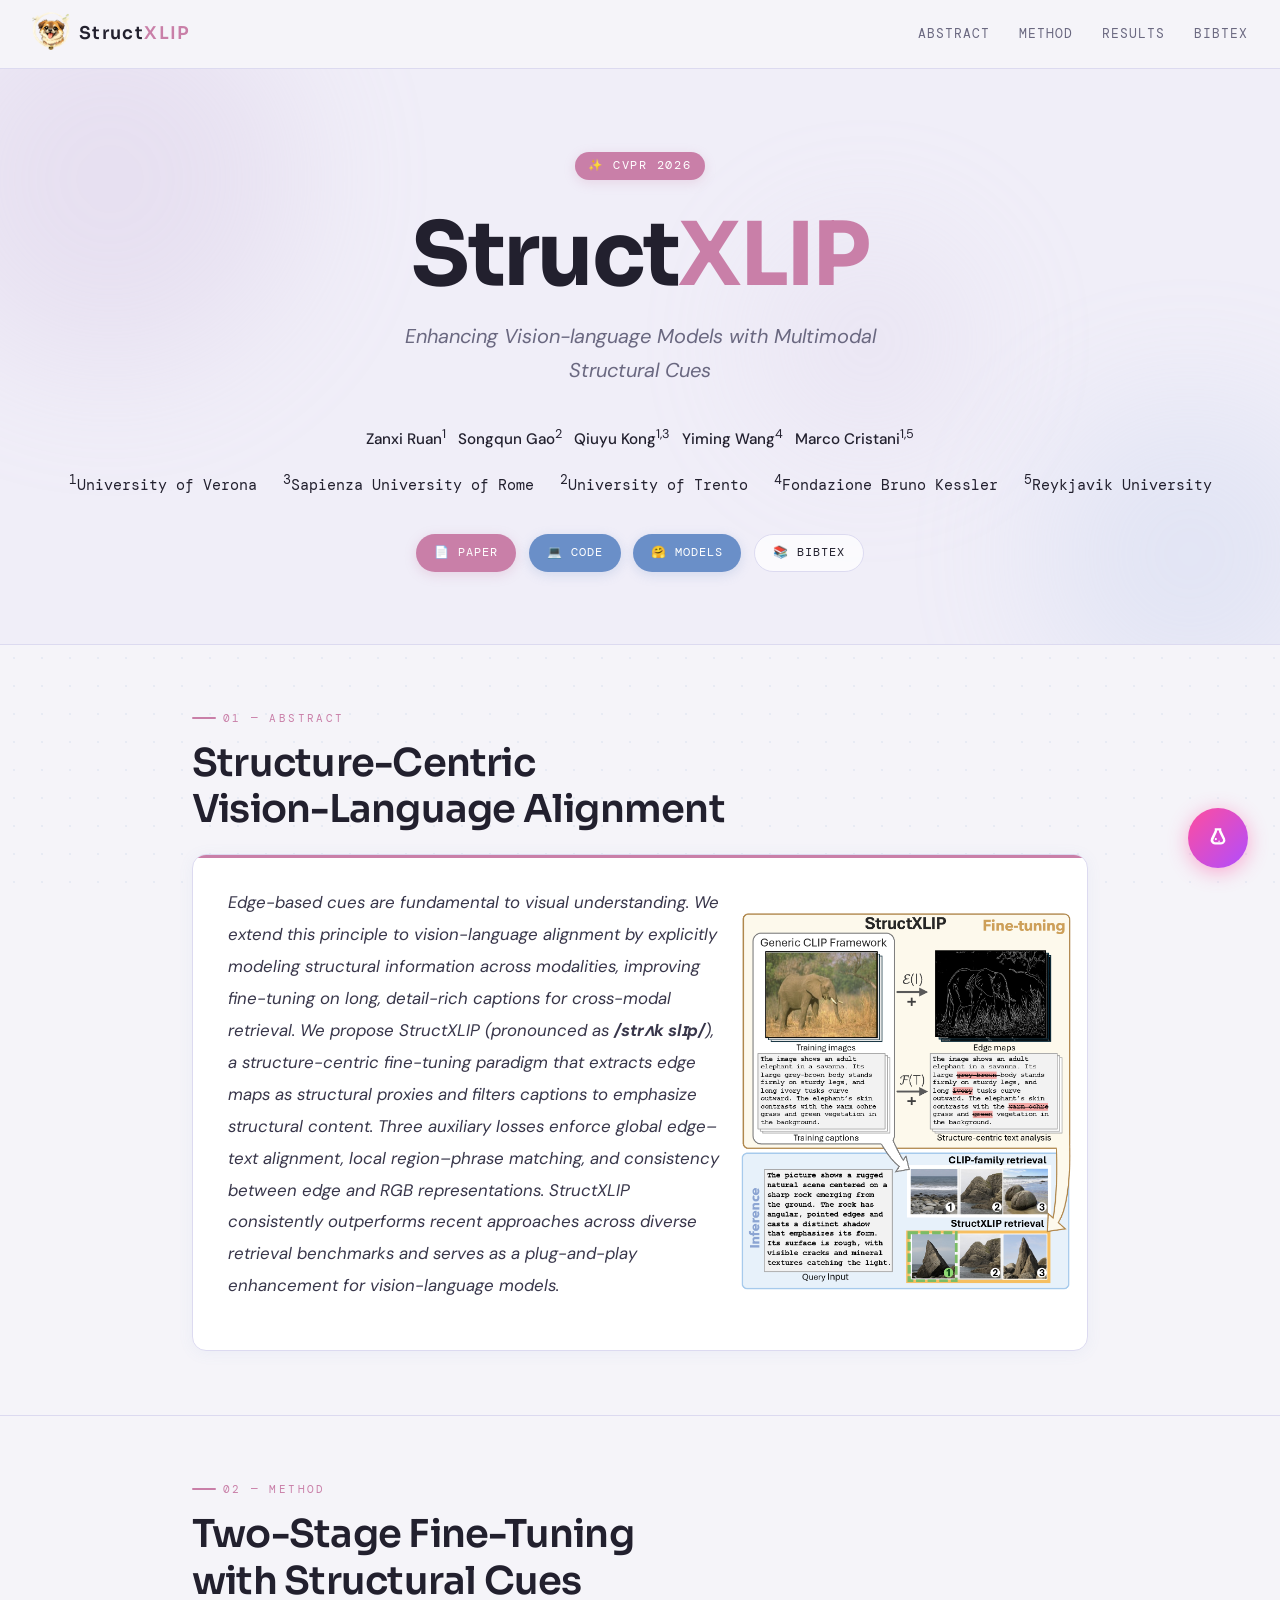
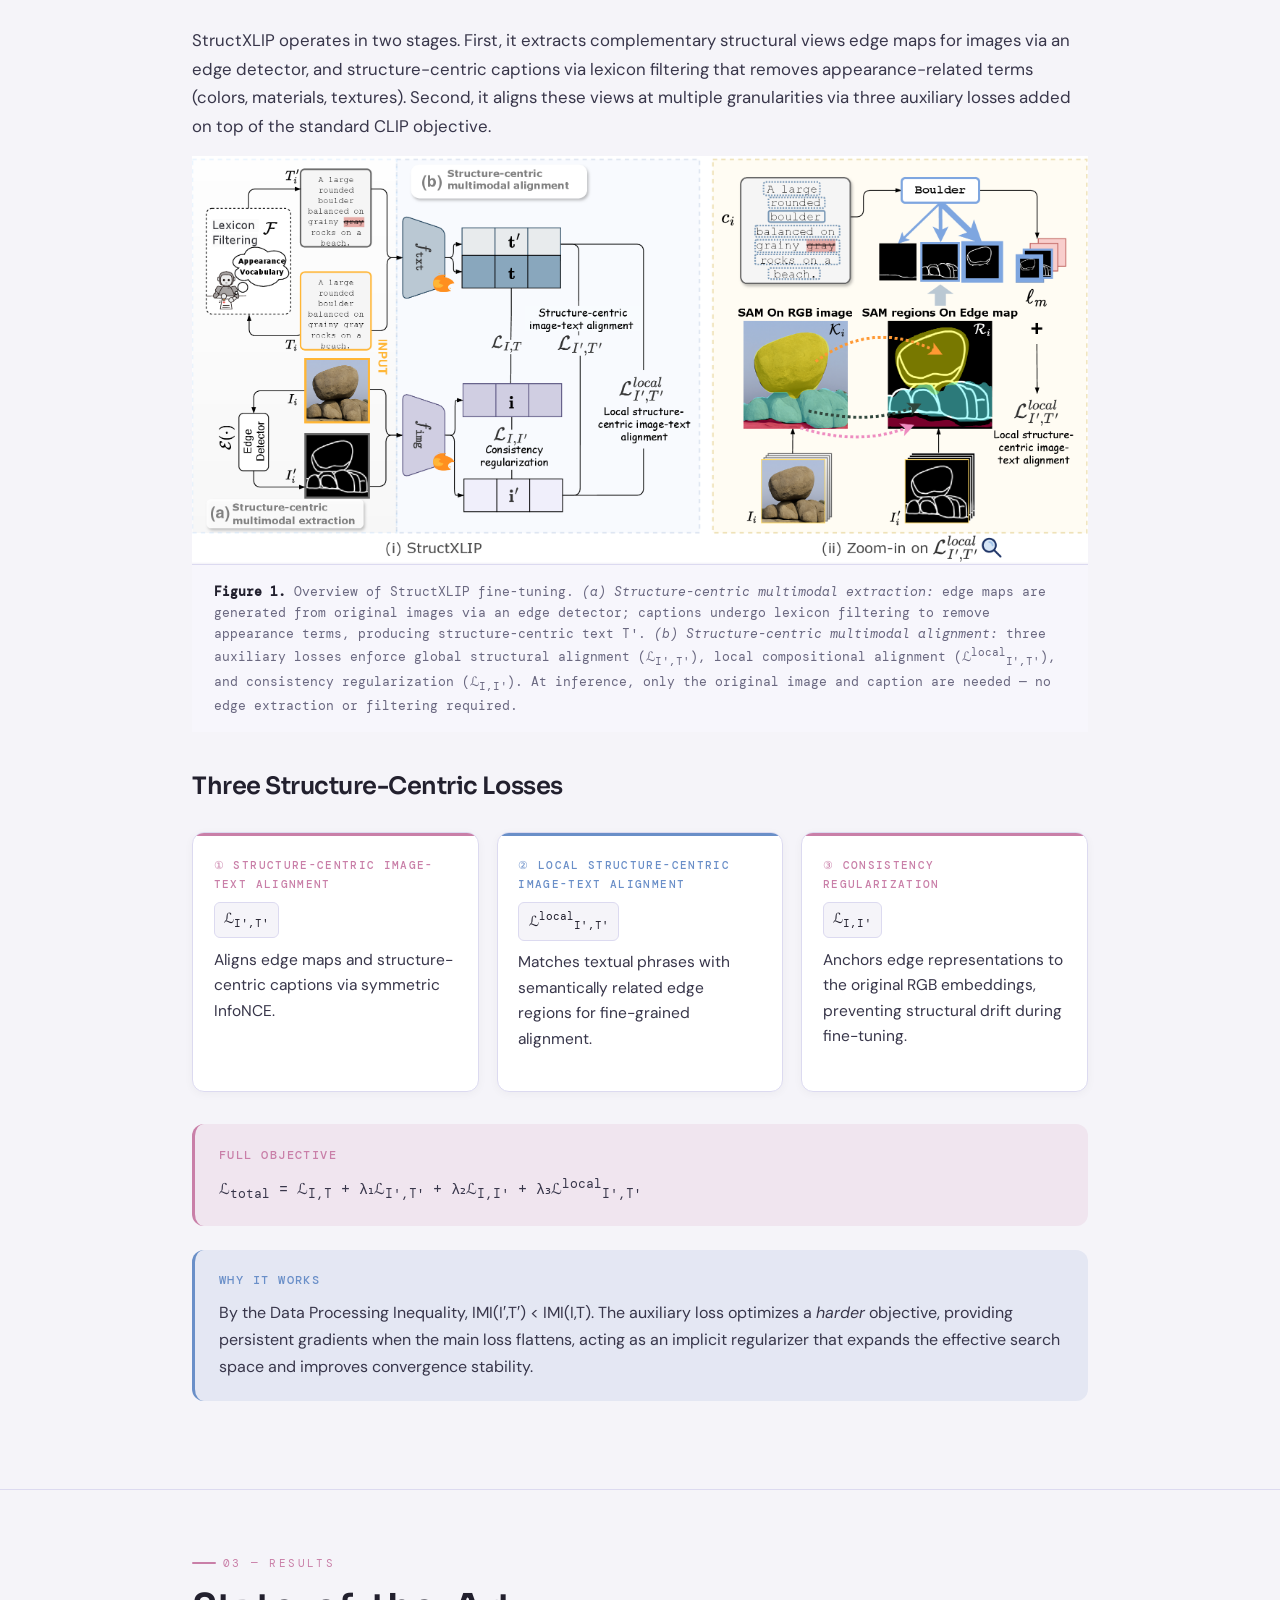
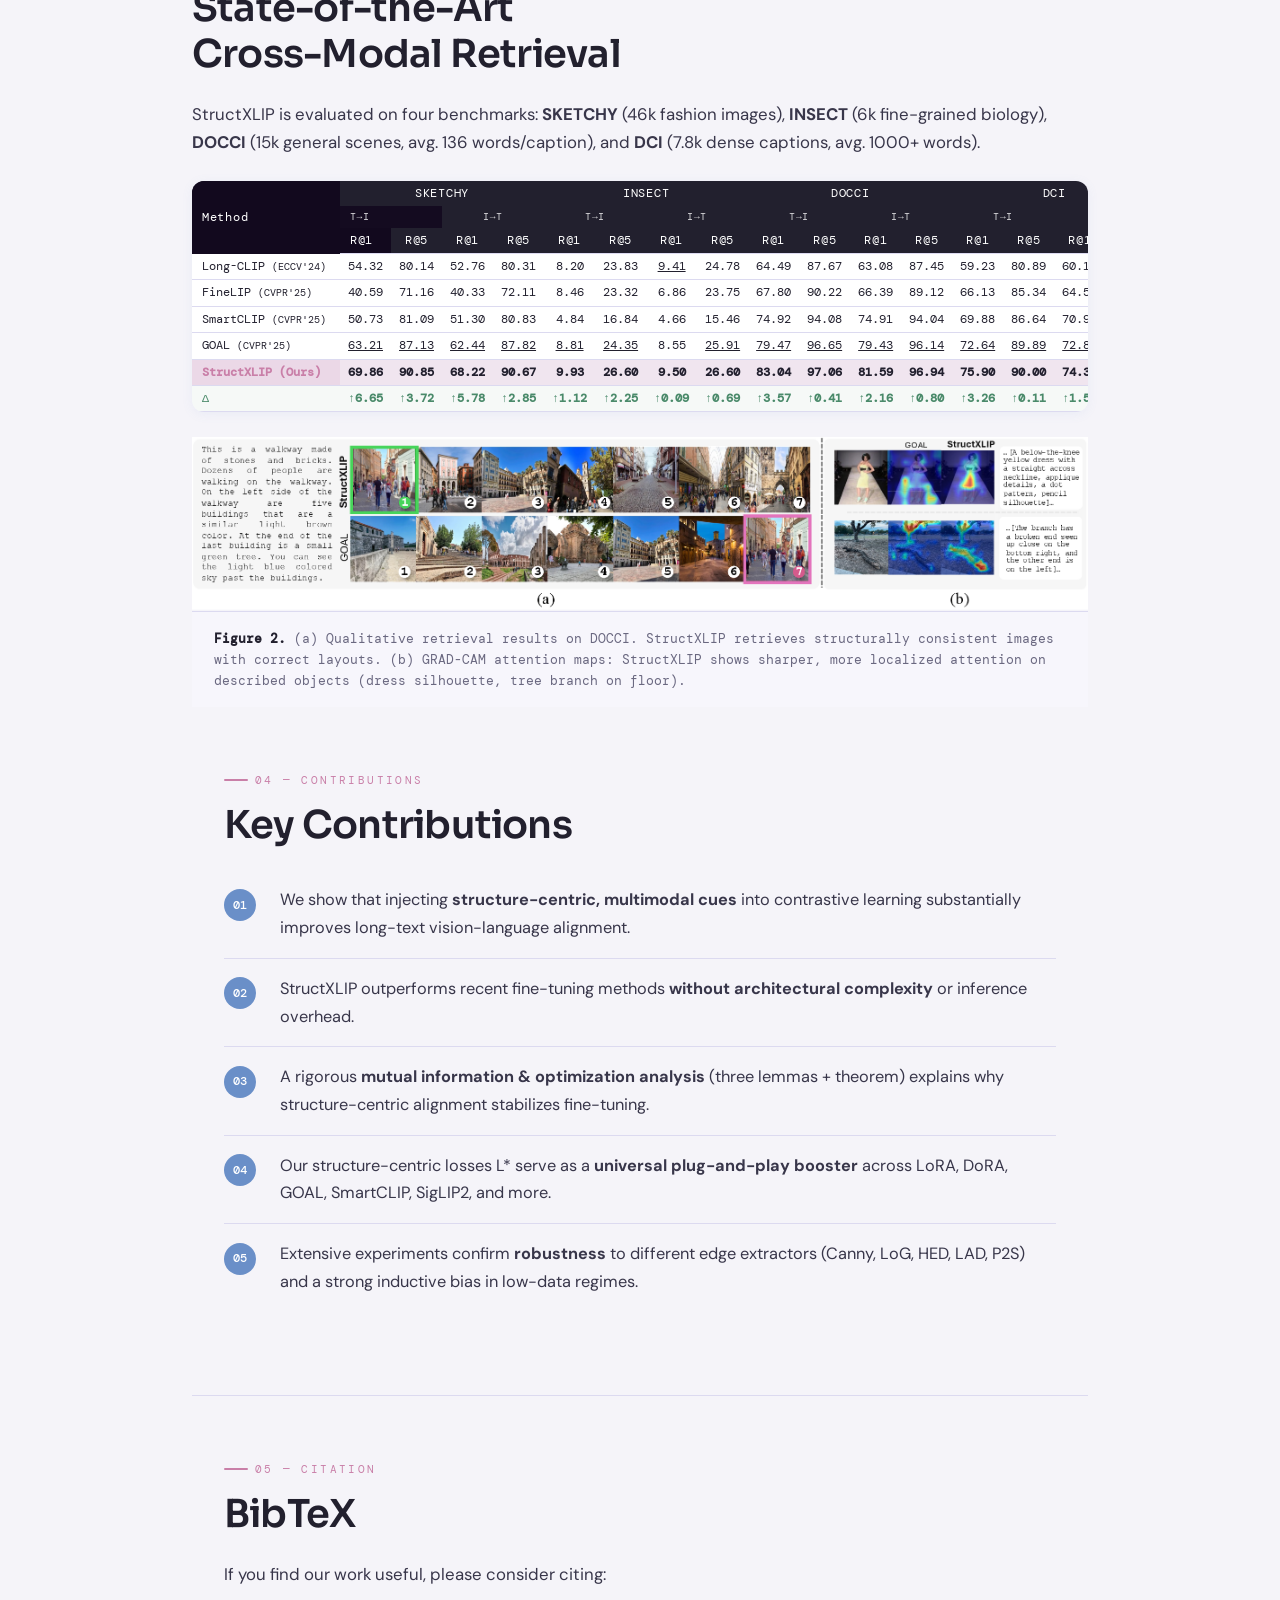
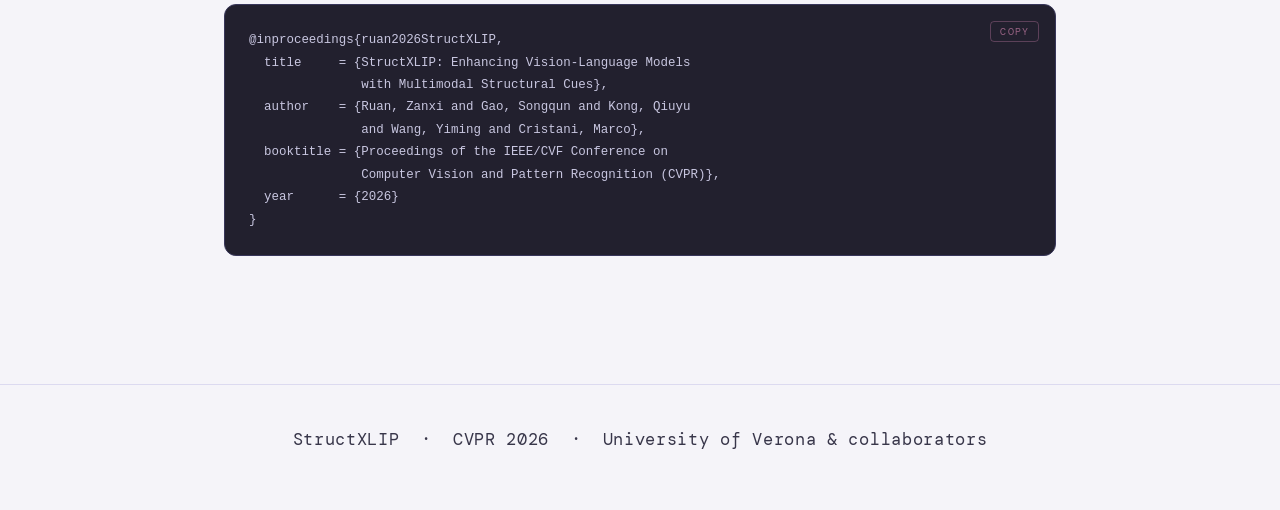
<file: index.html>
<!DOCTYPE html>
<html lang="en">
<head>
<meta charset="UTF-8">
<meta name="viewport" content="width=device-width, initial-scale=1.0">
<title>StructXLIP – CVPR 2026</title>

<link rel="icon" type="image/png" sizes="64x64" href="./image/logo2.png">

<link rel="preconnect" href="https://fonts.googleapis.com">
<link href="https://fonts.googleapis.com/css2?family=Sora:wght@300;400;600;700&family=DM+Mono:wght@300;400;500&family=DM+Sans:ital,wght@0,300;0,400;0,500;1,300&display=swap" rel="stylesheet">
<link rel="stylesheet" href="webpage.css">

<style>
/* ── Floating Lab Button ── */
.fab-lab {
  position: fixed;
  bottom: 32px;
  right: 32px;
  z-index: 9999;
  width: 60px;
  height: 60px;
  border-radius: 50%;
  background: linear-gradient(135deg, #ff4d9e 0%, #b04dff 100%);
  box-shadow: 0 4px 20px rgba(255, 77, 158, 0.45), 0 0 0 0 rgba(255, 77, 158, 0.3);
  display: flex;
  align-items: center;
  justify-content: center;
  cursor: pointer;
  text-decoration: none;
  transition: transform 0.25s cubic-bezier(.34,1.56,.64,1),
              box-shadow 0.25s ease;
  animation: fab-pulse 2.8s ease-in-out infinite;
}

.fab-lab:hover {
  transform: scale(1.12);
  box-shadow: 0 8px 32px rgba(255, 77, 158, 0.6), 0 0 0 8px rgba(255, 77, 158, 0.12);
  animation: none;
}

.fab-lab svg {
  width: 26px;
  height: 26px;
  fill: #fff;
  transition: transform 0.25s ease;
}

.fab-lab:hover svg {
  transform: scale(1.15) rotate(-5deg);
}

/* Tooltip */
.fab-lab::before {
  content: "IntelliGo Lab";
  position: absolute;
  right: calc(100% + 12px);
  top: 50%;
  transform: translateY(-50%) translateX(6px);
  background: rgba(18, 12, 30, 0.92);
  color: #fff;
  font-family: 'DM Sans', sans-serif;
  font-size: 13px;
  font-weight: 500;
  white-space: nowrap;
  padding: 6px 12px;
  border-radius: 8px;
  pointer-events: none;
  opacity: 0;
  transition: opacity 0.2s ease, transform 0.2s ease;
  border: 1px solid rgba(255,77,158,0.3);
}

.fab-lab:hover::before {
  opacity: 1;
  transform: translateY(-50%) translateX(0);
}

@keyframes fab-pulse {
  0%, 100% { box-shadow: 0 4px 20px rgba(255,77,158,0.45), 0 0 0 0 rgba(255,77,158,0.3); }
  50%       { box-shadow: 0 4px 28px rgba(255,77,158,0.55), 0 0 0 10px rgba(255,77,158,0); }
}
</style>
</head>
<body>

<!-- NAV -->
<nav>
  <a href="#" class="nav-brand">
  <img src="./image/nav-logo.png" alt="StructXLIP logo" class="nav-logo">
  Struct<span>XLIP</span>
</a>
  <div class="nav-links">
    <a href="#abstract">Abstract</a>
    <a href="#method">Method</a>
    <a href="#results">Results</a>
    <a href="#citation">BibTeX</a>
  </div>
</nav>

<!-- HERO -->
<header>
  <div class="blob blob-1"></div>
  <div class="blob blob-2"></div>
  <div class="blob blob-3"></div>

  <div class="conference-tag">✨ CVPR 2026</div>

  <h1>Struct<span class="pink">XLIP</span></h1>
  <p class="tagline">Enhancing Vision-language Models with Multimodal Structural Cues</p>

  <div class="authors">
  <p>
    <a href="https://eveleslie.github.io/" class="author-name" target="_blank">Zanxi Ruan</a><sup>1</sup>&ensp;
    <a href="https://swongao.github.io/" class="author-name" target="_blank">Songqun Gao</a><sup>2</sup>&ensp;
    <a href="https://openreview.net/profile?id=~Qiuyu_Kong1" class="author-name" target="_blank">Qiuyu Kong</a><sup>1,3</sup>&ensp;
    <a href="https://www.yimingwang.me/" class="author-name" target="_blank">Yiming Wang</a><sup>4</sup>&ensp;
    <a href="https://scholar.google.com/citations?hl=en&user=LbgTPRwAAAAJ&view_op=list_works&sortby=pubdate" class="author-name" target="_blank">Marco Cristani</a><sup>1,5</sup>
  </p>

    <p class="affil affil-main">
      <sup>1</sup>University of Verona &ensp;
      <sup>3</sup>Sapienza University of Rome &ensp;
      <sup>2</sup>University of Trento &ensp;
      <sup>4</sup>Fondazione Bruno Kessler &ensp;
      <sup>5</sup>Reykjavik University
    </p>
  </div>

  <div class="btn-row">
    <a href="https://arxiv.org/abs/2602.20089" class="btn btn-primary">📄 Paper</a>
    <a href="https://github.com/intelligolabs/StructXLIP" class="btn btn-secondary">💻 Code </a>
    <a href="https://huggingface.co/zanxii/StructXlip" class="btn btn-secondary">🤗 Models </a>
    <a href="#citation" class="btn btn-ghost">📚 BibTeX</a>
  </div>
</header>

<main>

<!-- ABSTRACT -->
<section id="abstract" class="reveal">
  <div class="section-label">01 — Abstract</div>

  <h2>Structure-Centric<br>Vision-Language Alignment</h2>

  <!-- 整个框 -->
  <div class="abstract-card">

    <!-- LEFT: text -->
    <div class="abstract-left">
      <p class="abstract-text">
        Edge-based cues are fundamental to visual understanding. We extend this principle to vision-language alignment by explicitly modeling structural information across modalities, improving fine-tuning on long, detail-rich captions for cross-modal retrieval.

We propose StructXLIP (pronounced as <strong>/strʌk slɪp/</strong>), a structure-centric fine-tuning paradigm that extracts edge maps as structural proxies and filters captions to emphasize structural content. Three auxiliary losses enforce global edge–text alignment, local region–phrase matching, and consistency between edge and RGB representations.

StructXLIP consistently outperforms recent approaches across diverse retrieval benchmarks and serves as a plug-and-play enhancement for vision-language models.
      </p>
    </div>

    <!-- RIGHT: image -->
    <div class="abstract-right">
      <img src="./image/TeaserTeal10.png" alt="StructXLIP teaser figure">
    
    </div>

  </div>
</section>
<hr class="wave-divider">

<!-- METHOD -->
<section id="method" class="reveal">
  <div class="section-label">02 — Method</div>
  <h2>Two-Stage Fine-Tuning<br>with Structural Cues</h2>

  <p>StructXLIP operates in two stages. First, it extracts complementary structural views edge maps for images via an edge detector, and structure-centric captions via lexicon filtering that removes appearance-related terms (colors, materials, textures). Second, it aligns these views at multiple granularities via three auxiliary losses added on top of the standard CLIP objective.</p>

  <!-- Figure 3: method diagram -->
  <div class="fig-container">
    <img src="./image/method.png" alt="StructXLIP method overview">
    <div class="fig-caption">
      <strong>Figure 1.</strong> Overview of StructXLIP fine-tuning. <em>(a) Structure-centric multimodal extraction:</em> edge maps are generated from original images via an edge detector; captions undergo lexicon filtering to remove appearance terms, producing structure-centric text T′. <em>(b) Structure-centric multimodal alignment:</em> three auxiliary losses enforce global structural alignment (ℒ<sub>I′,T′</sub>), local compositional alignment (ℒ<sup>local</sup><sub>I′,T′</sub>), and consistency regularization (ℒ<sub>I,I′</sub>). At inference, only the original image and caption are needed — no edge extraction or filtering required.
    </div>
  </div>

  <h2 class="h2-compact">Three Structure-Centric Losses</h2>

  <div class="loss-grid">
    <div class="loss-card">
      <div class="loss-title">① Structure-centric image-text Alignment</div>
      <div class="loss-math">ℒ<sub>I′,T′</sub></div>
      <p class="loss-desc">Aligns edge maps and structure-centric captions via symmetric InfoNCE.</p>
    </div>
    <div class="loss-card">
      <div class="loss-title">② Local structure-centric image-text alignment</div>
      <div class="loss-math">ℒ<sup>local</sup><sub>I′,T′</sub></div>
      <p class="loss-desc"> Matches textual phrases with semantically related edge regions for fine-grained alignment.</p>
    </div>
    <div class="loss-card">
      <div class="loss-title">③ Consistency<br> regularization </div>
      <div class="loss-math">ℒ<sub>I,I′</sub></div>
      <p class="loss-desc">Anchors edge representations to the original RGB embeddings, preventing structural drift during fine-tuning.</p>
    </div>
  </div>

  <div class="info-box pink">
    <div class="info-box-title">Full Objective</div>
    <p class="mono-compact">
      ℒ<sub>total</sub> = ℒ<sub>I,T</sub> + λ₁ℒ<sub>I′,T′</sub> + λ₂ℒ<sub>I,I′</sub> + λ₃ℒ<sup>local</sup><sub>I′,T′</sub>
      &nbsp;&nbsp; 
    </p>
  </div>

  <div class="info-box blue">
    <div class="info-box-title">Why It Works</div>
    <p class="info-compact">By the Data Processing Inequality, IMI(I′,T′) &lt; IMI(I,T). The auxiliary loss optimizes a <em>harder</em> objective, providing persistent gradients when the main loss flattens, acting as an implicit regularizer that expands the effective search space and improves convergence stability.</p>
  </div>
</section>

<hr class="wave-divider">



<!-- RESULTS -->
<section id="results" class="reveal">
  <div class="section-label">03 — Results</div>
  <h2>State-of-the-Art<br>Cross-Modal Retrieval</h2>

  <p>StructXLIP is evaluated on four benchmarks: <strong>SKETCHY</strong> (46k fashion images), <strong>INSECT</strong> (6k fine-grained biology), <strong>DOCCI</strong> (15k general scenes, avg. 136 words/caption), and <strong>DCI</strong> (7.8k dense captions, avg. 1000+ words).</p>

  <div class="results-scroll">
    <table>
      <thead>
        <tr>
          <th rowspan="3">Method</th>
          <th colspan="4">SKETCHY</th>
          <th colspan="4">INSECT</th>
          <th colspan="4">DOCCI</th>
          <th colspan="4">DCI</th>
        </tr>
        <tr>
          <th colspan="2">T→I</th><th colspan="2">I→T</th>
          <th colspan="2">T→I</th><th colspan="2">I→T</th>
          <th colspan="2">T→I</th><th colspan="2">I→T</th>
          <th colspan="2">T→I</th><th colspan="2">I→T</th>
        </tr>
        <tr>
          <th>R@1</th><th>R@5</th><th>R@1</th><th>R@5</th>
          <th>R@1</th><th>R@5</th><th>R@1</th><th>R@5</th>
          <th>R@1</th><th>R@5</th><th>R@1</th><th>R@5</th>
          <th>R@1</th><th>R@5</th><th>R@1</th><th>R@5</th>
        </tr>
      </thead>
      <tbody>
        <tr>
          <td>Long-CLIP <small>(ECCV'24)</small></td>
          <td>54.32</td><td>80.14</td><td>52.76</td><td>80.31</td>
          <td>8.20</td><td>23.83</td><td class="second">9.41</td><td>24.78</td>
          <td>64.49</td><td>87.67</td><td>63.08</td><td>87.45</td>
          <td>59.23</td><td>80.89</td><td>60.13</td><td>81.44</td>
        </tr>
        <tr>
          <td>FineLIP <small>(CVPR'25)</small></td>
          <td>40.59</td><td>71.16</td><td>40.33</td><td>72.11</td>
          <td>8.46</td><td>23.32</td><td>6.86</td><td>23.75</td>
          <td>67.80</td><td>90.22</td><td>66.39</td><td>89.12</td>
          <td>66.13</td><td>85.34</td><td>64.58</td><td>84.59</td>
        </tr>
        <tr>
          <td>SmartCLIP <small>(CVPR'25)</small></td>
          <td>50.73</td><td>81.09</td><td>51.30</td><td>80.83</td>
          <td>4.84</td><td>16.84</td><td>4.66</td><td>15.46</td>
          <td>74.92</td><td>94.08</td><td>74.91</td><td>94.04</td>
          <td>69.88</td><td>86.64</td><td>70.94</td><td>87.04</td>
        </tr>
        <tr>
          <td>GOAL <small>(CVPR'25)</small></td>
          <td class="second">63.21</td><td class="second">87.13</td><td class="second">62.44</td><td class="second">87.82</td>
          <td class="second">8.81</td><td class="second">24.35</td><td>8.55</td><td class="second">25.91</td>
          <td class="second">79.47</td><td class="second">96.65</td><td class="second">79.43</td><td class="second">96.14</td>
          <td class="second">72.64</td><td class="second">89.89</td><td class="second">72.84</td><td class="best">90.50</td>
        </tr>
        <tr class="ours">
          <td><strong>StructXLIP</strong> (Ours)</td>
          <td class="best">69.86</td><td class="best">90.85</td><td class="best">68.22</td><td class="best">90.67</td>
          <td class="best">9.93</td><td class="best">26.60</td><td class="best">9.50</td><td class="best">26.60</td>
          <td class="best">83.04</td><td class="best">97.06</td><td class="best">81.59</td><td class="best">96.94</td>
          <td class="best">75.90</td><td class="best">90.00</td><td class="best">74.39</td><td class="second">89.90</td>
        </tr>
        <tr class="delta-row">
          <td>Δ</td>
          <td class="delta-up">↑6.65</td><td class="delta-up">↑3.72</td><td class="delta-up">↑5.78</td><td class="delta-up">↑2.85</td>
          <td class="delta-up">↑1.12</td><td class="delta-up">↑2.25</td><td class="delta-up">↑0.09</td><td class="delta-up">↑0.69</td>
          <td class="delta-up">↑3.57</td><td class="delta-up">↑0.41</td><td class="delta-up">↑2.16</td><td class="delta-up">↑0.80</td>
          <td class="delta-up">↑3.26</td><td class="delta-up">↑0.11</td><td class="delta-up">↑1.55</td><td class="delta-down">↓0.60</td>
        </tr>
      </tbody>
    </table>
  </div>

  <style>
    td.second { text-decoration: underline; }
    .delta-up { color: #22c55e; font-weight: 600; }
    .delta-down { color: #ef4444; font-weight: 600; }
    table thead tr:first-child th { border-bottom: none; }
    table thead tr:nth-child(2) th { border-bottom: none; font-size: 0.78em; opacity: 0.85; }
    .results-scroll { overflow-x: auto; -webkit-overflow-scrolling: touch; }
    .results-scroll::-webkit-scrollbar { height: 5px; }
    .results-scroll::-webkit-scrollbar-track { background: rgba(255,255,255,0.05); border-radius: 3px; }
    .results-scroll::-webkit-scrollbar-thumb { background: rgba(255,77,158,0.5); border-radius: 3px; }
    .results-scroll::-webkit-scrollbar-thumb:hover { background: rgba(255,77,158,0.85); }
    .results-scroll table { font-size: 0.77rem; border-collapse: collapse; width: max-content; }
    .results-scroll th, .results-scroll td { padding: 5px 8px !important; white-space: nowrap; text-align: center; }
    .results-scroll td:first-child, .results-scroll th:first-child { text-align: left; padding-left: 10px !important; padding-right: 14px !important; position: sticky; left: 0; z-index: 2; background: inherit; }
    .results-scroll thead th:first-child { background: #12091e; z-index: 3; }
    .results-scroll tr { line-height: 1.25; }
  </style>
   <!-- Figure 6: qualitative results -->
  <div class="fig-container">
    <img src="./image/retrieval8.png" alt="Qualitative retrieval results">
    <div class="fig-caption">
      <strong>Figure 2.</strong> (a) Qualitative retrieval results on DOCCI. StructXLIP retrieves structurally
      consistent images with correct layouts. (b) GRAD-CAM attention maps: StructXLIP shows sharper,
      more localized attention on described objects (dress silhouette, tree branch on floor).
    </div>
  </div>
<!-- CONTRIBUTIONS -->
<section class="reveal">
  <div class="section-label">04 — Contributions</div>
  <h2>Key Contributions</h2>

  <ul class="contrib-list">
    <li>
      <span class="contrib-num">01</span>
      <span>We show that injecting <strong>structure-centric, multimodal cues</strong> into contrastive learning substantially improves long-text vision-language alignment.</span>
    </li>
    <li>
      <span class="contrib-num">02</span>
      <span>StructXLIP outperforms recent fine-tuning methods <strong>without architectural complexity</strong> or inference overhead.</span>
    </li>
    <li>
      <span class="contrib-num">03</span>
      <span>A rigorous <strong>mutual information & optimization analysis</strong> (three lemmas + theorem) explains why structure-centric alignment stabilizes fine-tuning.</span>
    </li>
    <li>
      <span class="contrib-num">04</span>
      <span>Our structure-centric losses L* serve as a <strong>universal plug-and-play booster</strong> across LoRA, DoRA, GOAL, SmartCLIP, SigLIP2, and more.</span>
    </li>
    <li>
      <span class="contrib-num">05</span>
      <span>Extensive experiments confirm <strong>robustness</strong> to different edge extractors (Canny, LoG, HED, LAD, P2S) and a strong inductive bias in low-data regimes.</span>
    </li>
  </ul>
</section>

<hr class="wave-divider">

<!-- CITATION -->
<section id="citation" class="reveal">
  <div class="section-label">05 — Citation</div>
  <h2>BibTeX</h2>
  <p>If you find our work useful, please consider citing:</p>

  <div class="citation-block">
    <button class="copy-btn" onclick="copyBib()">Copy</button>
<pre id="bib-text">@inproceedings{ruan2026StructXLIP,
  title     = {StructXLIP: Enhancing Vision-Language Models
               with Multimodal Structural Cues},
  author    = {Ruan, Zanxi and Gao, Songqun and Kong, Qiuyu
               and Wang, Yiming and Cristani, Marco},
  booktitle = {Proceedings of the IEEE/CVF Conference on
               Computer Vision and Pattern Recognition (CVPR)},
  year      = {2026}
}</pre>
  </div>
</section>

</main>

<footer>
  <p>StructXLIP &nbsp;·&nbsp; CVPR 2026 &nbsp;·&nbsp; University of Verona &amp; collaborators</p>
</footer>

<!-- ── Floating Lab Button ── -->
<a class="fab-lab" href="https://intelligolabs.net/" target="_blank" rel="noopener" title="IntelliGo Lab">
  <!-- Flask / Lab icon -->
  <svg viewBox="0 0 24 24" xmlns="http://www.w3.org/2000/svg">
    <path d="M9 3h6v2l3.5 7.5A4 4 0 0 1 14.8 18H9.2a4 4 0 0 1-3.7-5.5L9 5V3zm2 2v1.5l-3.1 6.6A2 2 0 0 0 9.2 16h5.6a2 2 0 0 0 1.3-3.4L13 6.5V5h-2z"/>
    <circle cx="10" cy="13" r="1"/>
    <circle cx="13" cy="15" r="0.7"/>
  </svg>
</a>

<script src="webpage.js"></script>
</body>
</html>
</file>
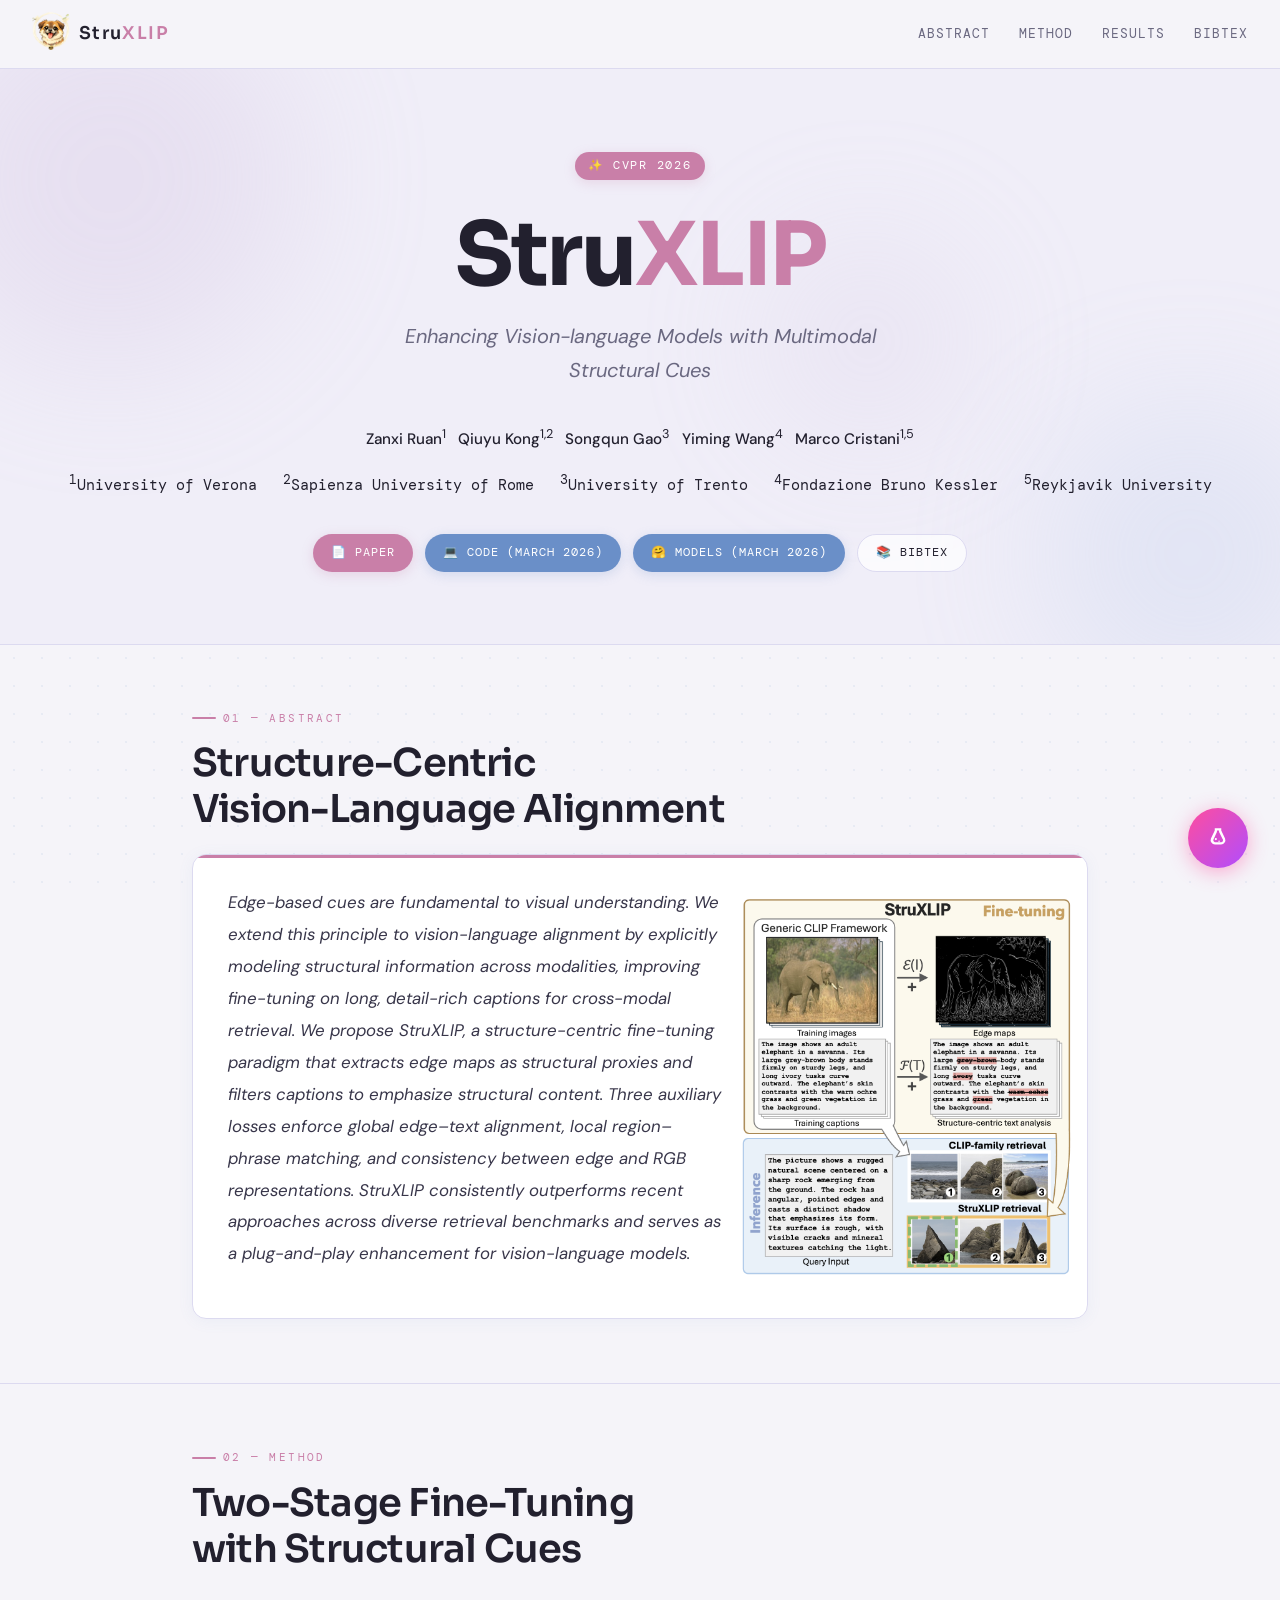
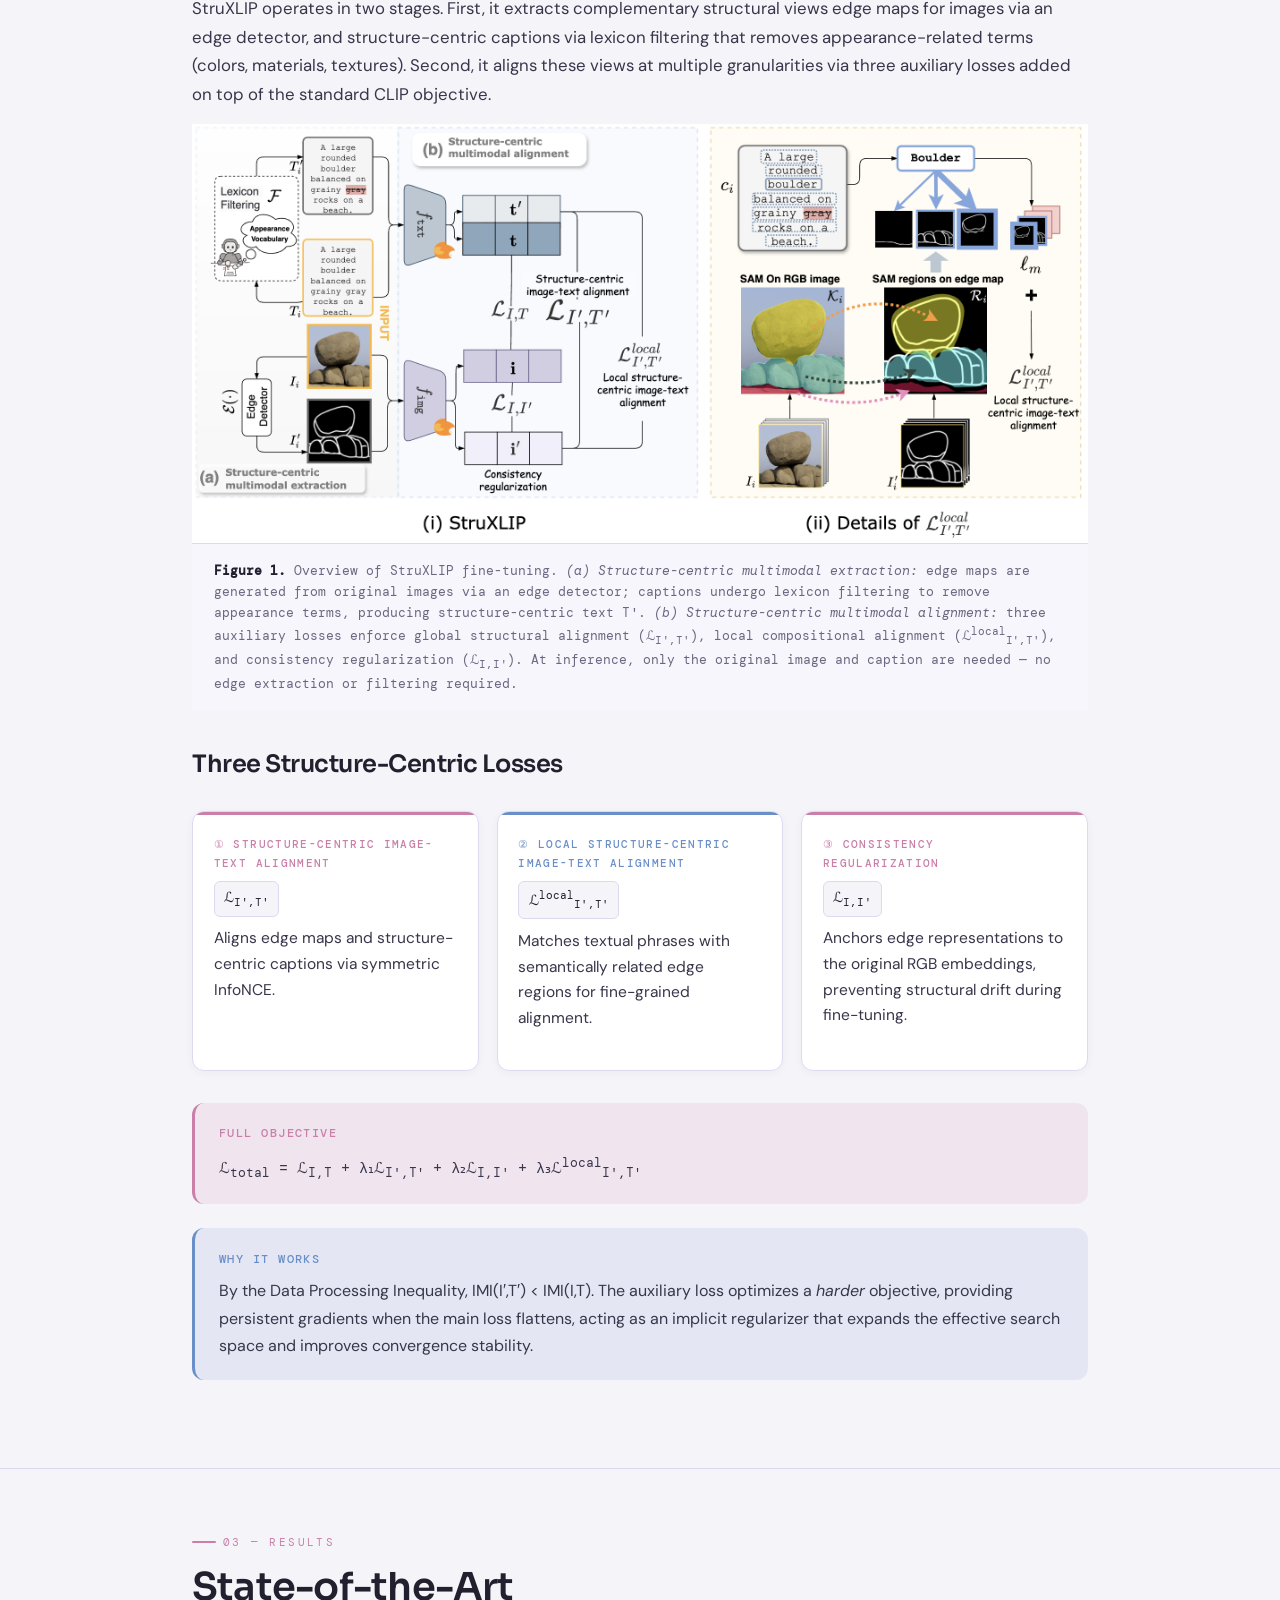
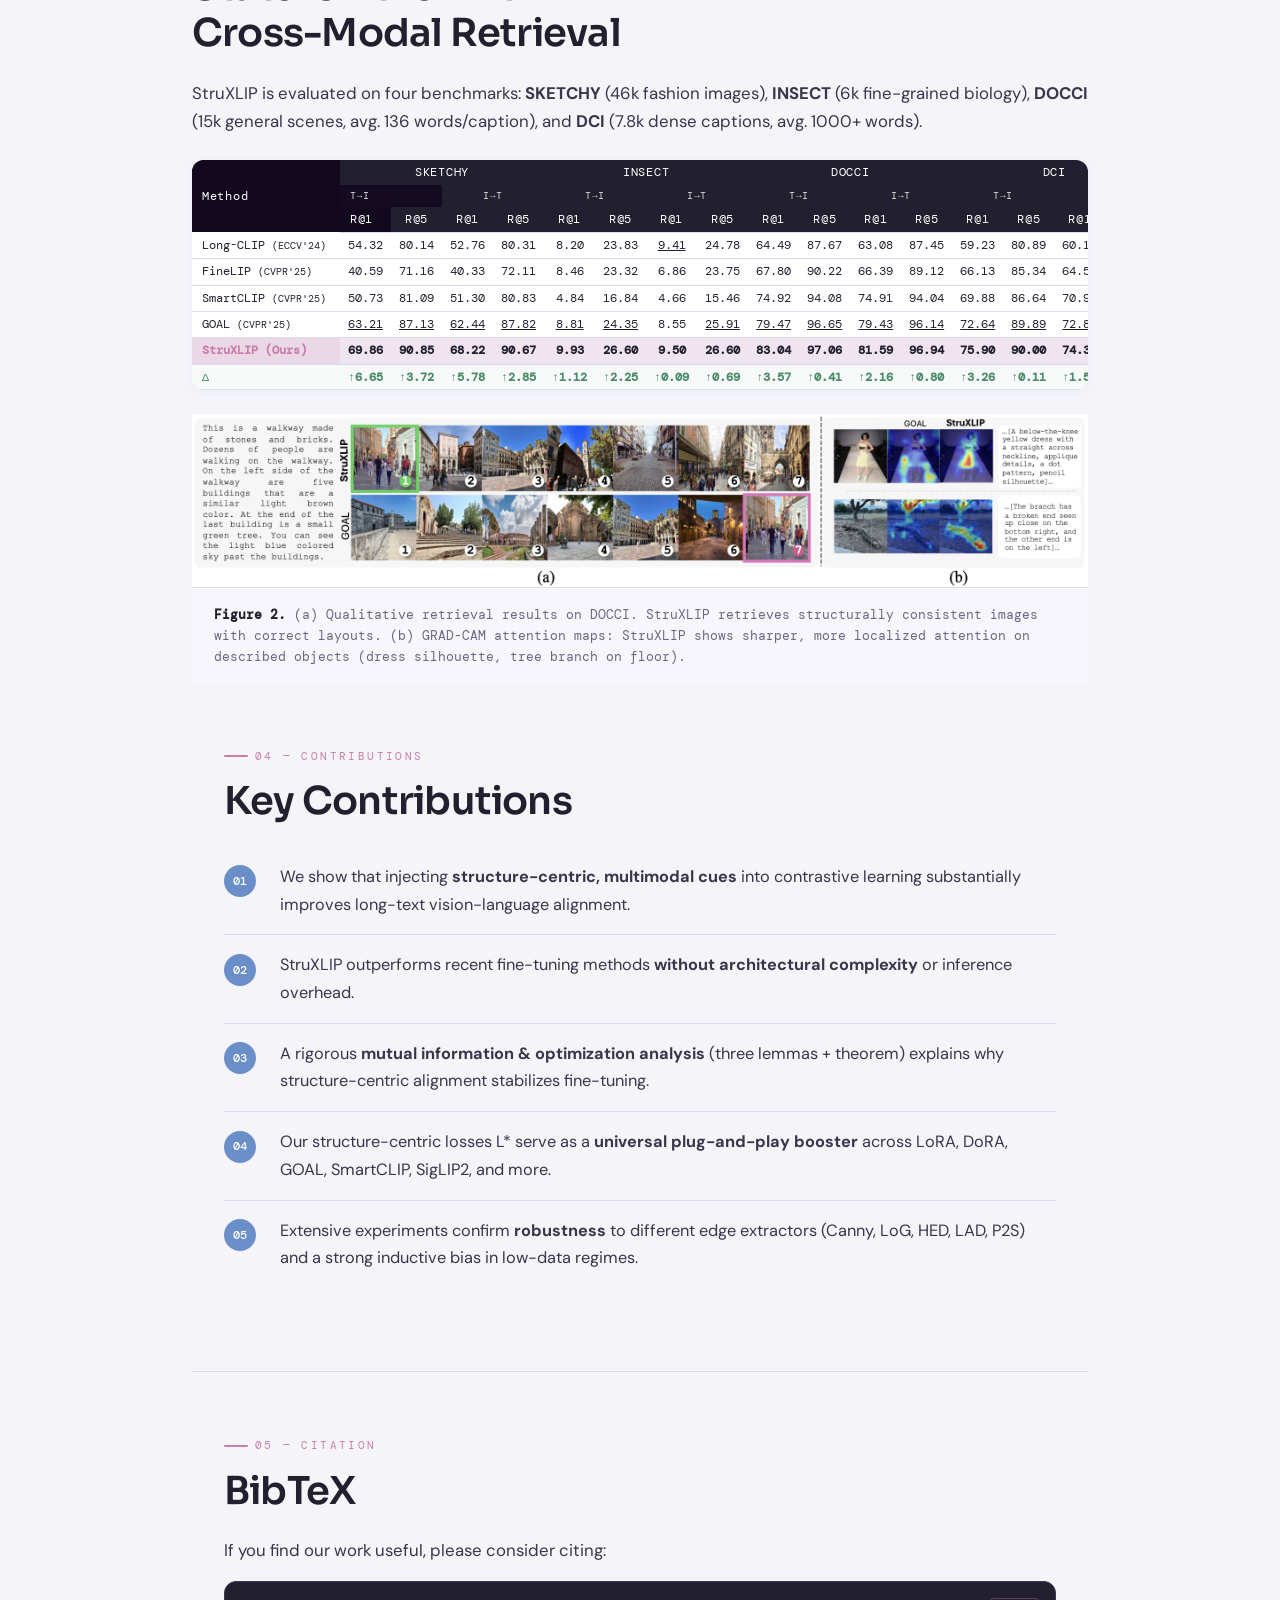
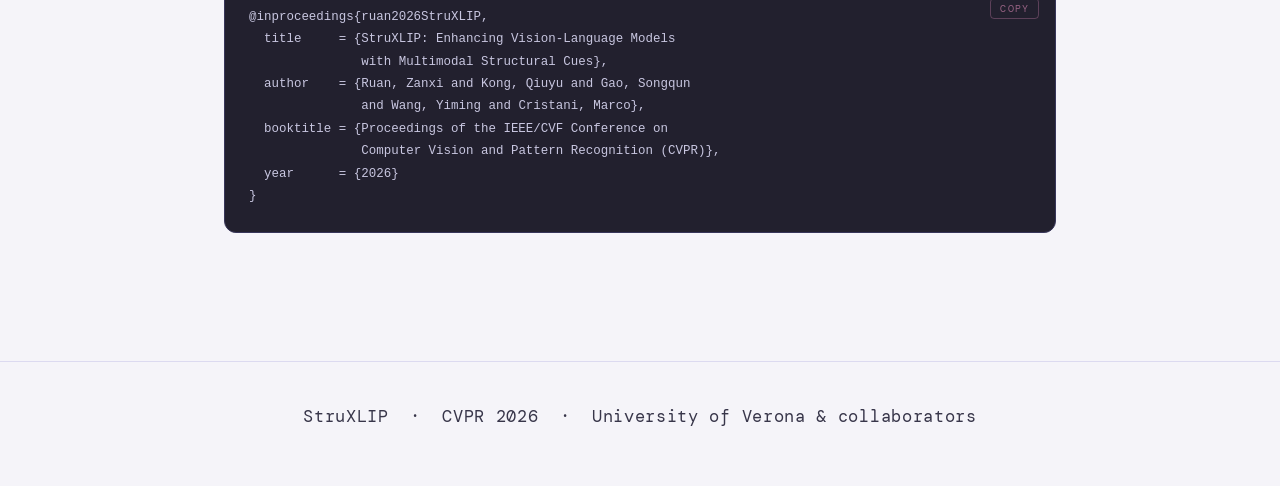
<file: webpage.html>
<!DOCTYPE html>
<html lang="en">
<head>
<meta charset="UTF-8">
<meta name="viewport" content="width=device-width, initial-scale=1.0">
<title>StruXLIP – CVPR 2026</title>

<link rel="icon" type="image/png" sizes="64x64" href="./image/logo.png">

<link rel="preconnect" href="https://fonts.googleapis.com">
<link href="https://fonts.googleapis.com/css2?family=Sora:wght@300;400;600;700&family=DM+Mono:wght@300;400;500&family=DM+Sans:ital,wght@0,300;0,400;0,500;1,300&display=swap" rel="stylesheet">
<link rel="stylesheet" href="webpage.css">

<style>
/* ── Floating Lab Button ── */
.fab-lab {
  position: fixed;
  bottom: 32px;
  right: 32px;
  z-index: 9999;
  width: 60px;
  height: 60px;
  border-radius: 50%;
  background: linear-gradient(135deg, #ff4d9e 0%, #b04dff 100%);
  box-shadow: 0 4px 20px rgba(255, 77, 158, 0.45), 0 0 0 0 rgba(255, 77, 158, 0.3);
  display: flex;
  align-items: center;
  justify-content: center;
  cursor: pointer;
  text-decoration: none;
  transition: transform 0.25s cubic-bezier(.34,1.56,.64,1),
              box-shadow 0.25s ease;
  animation: fab-pulse 2.8s ease-in-out infinite;
}

.fab-lab:hover {
  transform: scale(1.12);
  box-shadow: 0 8px 32px rgba(255, 77, 158, 0.6), 0 0 0 8px rgba(255, 77, 158, 0.12);
  animation: none;
}

.fab-lab svg {
  width: 26px;
  height: 26px;
  fill: #fff;
  transition: transform 0.25s ease;
}

.fab-lab:hover svg {
  transform: scale(1.15) rotate(-5deg);
}

/* Tooltip */
.fab-lab::before {
  content: "IntelliGo Lab";
  position: absolute;
  right: calc(100% + 12px);
  top: 50%;
  transform: translateY(-50%) translateX(6px);
  background: rgba(18, 12, 30, 0.92);
  color: #fff;
  font-family: 'DM Sans', sans-serif;
  font-size: 13px;
  font-weight: 500;
  white-space: nowrap;
  padding: 6px 12px;
  border-radius: 8px;
  pointer-events: none;
  opacity: 0;
  transition: opacity 0.2s ease, transform 0.2s ease;
  border: 1px solid rgba(255,77,158,0.3);
}

.fab-lab:hover::before {
  opacity: 1;
  transform: translateY(-50%) translateX(0);
}

@keyframes fab-pulse {
  0%, 100% { box-shadow: 0 4px 20px rgba(255,77,158,0.45), 0 0 0 0 rgba(255,77,158,0.3); }
  50%       { box-shadow: 0 4px 28px rgba(255,77,158,0.55), 0 0 0 10px rgba(255,77,158,0); }
}
</style>
</head>
<body>

<!-- NAV -->
<nav>
  <a href="#" class="nav-brand">
  <img src="./image/nav-logo.png" alt="StruXLIP logo" class="nav-logo">
  Stru<span>XLIP</span>
</a>
  <div class="nav-links">
    <a href="#abstract">Abstract</a>
    <a href="#method">Method</a>
    <a href="#results">Results</a>
    <a href="#citation">BibTeX</a>
  </div>
</nav>

<!-- HERO -->
<header>
  <div class="blob blob-1"></div>
  <div class="blob blob-2"></div>
  <div class="blob blob-3"></div>

  <div class="conference-tag">✨ CVPR 2026</div>

  <h1>Stru<span class="pink">XLIP</span></h1>
  <p class="tagline">Enhancing Vision-language Models with Multimodal Structural Cues</p>

  <div class="authors">
  <p>
    <a href="https://zanxiruan.github.io" class="author-name" target="_blank">Zanxi Ruan</a><sup>1</sup>&ensp;
    <a href="https://qiuyukong.github.io" class="author-name" target="_blank">Qiuyu Kong</a><sup>1,2</sup>&ensp;
    <a href="https://songqungao.github.io" class="author-name" target="_blank">Songqun Gao</a><sup>3</sup>&ensp;
    <a href="https://yimingwang.github.io" class="author-name" target="_blank">Yiming Wang</a><sup>4</sup>&ensp;
    <a href="https://profs.scienze.univr.it/~cristanm" class="author-name" target="_blank">Marco Cristani</a><sup>1,5</sup>
  </p>

    <p class="affil affil-main">
      <sup>1</sup>University of Verona &ensp;
      <sup>2</sup>Sapienza University of Rome &ensp;
      <sup>3</sup>University of Trento &ensp;
      <sup>4</sup>Fondazione Bruno Kessler &ensp;
      <sup>5</sup>Reykjavik University
    </p>
  </div>

  <div class="btn-row">
    <a href="#" class="btn btn-primary">📄 Paper</a>
    <a href="#" class="btn btn-secondary">💻 Code (March 2026)</a>
    <a href="#" class="btn btn-secondary">🤗 Models (March 2026)</a>
    <a href="#citation" class="btn btn-ghost">📚 BibTeX</a>
  </div>
</header>

<main>

<!-- ABSTRACT -->
<section id="abstract" class="reveal">
  <div class="section-label">01 — Abstract</div>

  <h2>Structure-Centric<br>Vision-Language Alignment</h2>

  <!-- 整个框 -->
  <div class="abstract-card">

    <!-- LEFT: text -->
    <div class="abstract-left">
      <p class="abstract-text">
        Edge-based cues are fundamental to visual understanding. We extend this principle to vision-language alignment by explicitly modeling structural information across modalities, improving fine-tuning on long, detail-rich captions for cross-modal retrieval.

We propose StruXLIP, a structure-centric fine-tuning paradigm that extracts edge maps as structural proxies and filters captions to emphasize structural content. Three auxiliary losses enforce global edge–text alignment, local region–phrase matching, and consistency between edge and RGB representations.

StruXLIP consistently outperforms recent approaches across diverse retrieval benchmarks and serves as a plug-and-play enhancement for vision-language models.
      </p>
    </div>

    <!-- RIGHT: image -->
    <div class="abstract-right">
      <img src="./image/struxlip-teaser.png" alt="StruXLIP teaser figure">
    
    </div>

  </div>
</section>
<hr class="wave-divider">

<!-- METHOD -->
<section id="method" class="reveal">
  <div class="section-label">02 — Method</div>
  <h2>Two-Stage Fine-Tuning<br>with Structural Cues</h2>

  <p>StruXLIP operates in two stages. First, it extracts complementary structural views edge maps for images via an edge detector, and structure-centric captions via lexicon filtering that removes appearance-related terms (colors, materials, textures). Second, it aligns these views at multiple granularities via three auxiliary losses added on top of the standard CLIP objective.</p>

  <!-- Figure 3: method diagram -->
  <div class="fig-container">
    <img src="./image/struxlip-main.png" alt="StruXLIP method overview">
    <div class="fig-caption">
      <strong>Figure 1.</strong> Overview of StruXLIP fine-tuning. <em>(a) Structure-centric multimodal extraction:</em> edge maps are generated from original images via an edge detector; captions undergo lexicon filtering to remove appearance terms, producing structure-centric text T′. <em>(b) Structure-centric multimodal alignment:</em> three auxiliary losses enforce global structural alignment (ℒ<sub>I′,T′</sub>), local compositional alignment (ℒ<sup>local</sup><sub>I′,T′</sub>), and consistency regularization (ℒ<sub>I,I′</sub>). At inference, only the original image and caption are needed — no edge extraction or filtering required.
    </div>
  </div>

  <h2 class="h2-compact">Three Structure-Centric Losses</h2>

  <div class="loss-grid">
    <div class="loss-card">
      <div class="loss-title">① Structure-centric image-text Alignment</div>
      <div class="loss-math">ℒ<sub>I′,T′</sub></div>
      <p class="loss-desc">Aligns edge maps and structure-centric captions via symmetric InfoNCE.</p>
    </div>
    <div class="loss-card">
      <div class="loss-title">② Local structure-centric image-text alignment</div>
      <div class="loss-math">ℒ<sup>local</sup><sub>I′,T′</sub></div>
      <p class="loss-desc"> Matches textual phrases with semantically related edge regions for fine-grained alignment.</p>
    </div>
    <div class="loss-card">
      <div class="loss-title">③ Consistency<br> regularization </div>
      <div class="loss-math">ℒ<sub>I,I′</sub></div>
      <p class="loss-desc">Anchors edge representations to the original RGB embeddings, preventing structural drift during fine-tuning.</p>
    </div>
  </div>

  <div class="info-box pink">
    <div class="info-box-title">Full Objective</div>
    <p class="mono-compact">
      ℒ<sub>total</sub> = ℒ<sub>I,T</sub> + λ₁ℒ<sub>I′,T′</sub> + λ₂ℒ<sub>I,I′</sub> + λ₃ℒ<sup>local</sup><sub>I′,T′</sub>
      &nbsp;&nbsp; 
    </p>
  </div>

  <div class="info-box blue">
    <div class="info-box-title">Why It Works</div>
    <p class="info-compact">By the Data Processing Inequality, IMI(I′,T′) &lt; IMI(I,T). The auxiliary loss optimizes a <em>harder</em> objective, providing persistent gradients when the main loss flattens, acting as an implicit regularizer that expands the effective search space and improves convergence stability.</p>
  </div>
</section>

<hr class="wave-divider">



<!-- RESULTS -->
<section id="results" class="reveal">
  <div class="section-label">03 — Results</div>
  <h2>State-of-the-Art<br>Cross-Modal Retrieval</h2>

  <p>StruXLIP is evaluated on four benchmarks: <strong>SKETCHY</strong> (46k fashion images), <strong>INSECT</strong> (6k fine-grained biology), <strong>DOCCI</strong> (15k general scenes, avg. 136 words/caption), and <strong>DCI</strong> (7.8k dense captions, avg. 1000+ words).</p>

  <div class="results-scroll">
    <table>
      <thead>
        <tr>
          <th rowspan="3">Method</th>
          <th colspan="4">SKETCHY</th>
          <th colspan="4">INSECT</th>
          <th colspan="4">DOCCI</th>
          <th colspan="4">DCI</th>
        </tr>
        <tr>
          <th colspan="2">T→I</th><th colspan="2">I→T</th>
          <th colspan="2">T→I</th><th colspan="2">I→T</th>
          <th colspan="2">T→I</th><th colspan="2">I→T</th>
          <th colspan="2">T→I</th><th colspan="2">I→T</th>
        </tr>
        <tr>
          <th>R@1</th><th>R@5</th><th>R@1</th><th>R@5</th>
          <th>R@1</th><th>R@5</th><th>R@1</th><th>R@5</th>
          <th>R@1</th><th>R@5</th><th>R@1</th><th>R@5</th>
          <th>R@1</th><th>R@5</th><th>R@1</th><th>R@5</th>
        </tr>
      </thead>
      <tbody>
        <tr>
          <td>Long-CLIP <small>(ECCV'24)</small></td>
          <td>54.32</td><td>80.14</td><td>52.76</td><td>80.31</td>
          <td>8.20</td><td>23.83</td><td class="second">9.41</td><td>24.78</td>
          <td>64.49</td><td>87.67</td><td>63.08</td><td>87.45</td>
          <td>59.23</td><td>80.89</td><td>60.13</td><td>81.44</td>
        </tr>
        <tr>
          <td>FineLIP <small>(CVPR'25)</small></td>
          <td>40.59</td><td>71.16</td><td>40.33</td><td>72.11</td>
          <td>8.46</td><td>23.32</td><td>6.86</td><td>23.75</td>
          <td>67.80</td><td>90.22</td><td>66.39</td><td>89.12</td>
          <td>66.13</td><td>85.34</td><td>64.58</td><td>84.59</td>
        </tr>
        <tr>
          <td>SmartCLIP <small>(CVPR'25)</small></td>
          <td>50.73</td><td>81.09</td><td>51.30</td><td>80.83</td>
          <td>4.84</td><td>16.84</td><td>4.66</td><td>15.46</td>
          <td>74.92</td><td>94.08</td><td>74.91</td><td>94.04</td>
          <td>69.88</td><td>86.64</td><td>70.94</td><td>87.04</td>
        </tr>
        <tr>
          <td>GOAL <small>(CVPR'25)</small></td>
          <td class="second">63.21</td><td class="second">87.13</td><td class="second">62.44</td><td class="second">87.82</td>
          <td class="second">8.81</td><td class="second">24.35</td><td>8.55</td><td class="second">25.91</td>
          <td class="second">79.47</td><td class="second">96.65</td><td class="second">79.43</td><td class="second">96.14</td>
          <td class="second">72.64</td><td class="second">89.89</td><td class="second">72.84</td><td class="best">90.50</td>
        </tr>
        <tr class="ours">
          <td><strong>StruXLIP</strong> (Ours)</td>
          <td class="best">69.86</td><td class="best">90.85</td><td class="best">68.22</td><td class="best">90.67</td>
          <td class="best">9.93</td><td class="best">26.60</td><td class="best">9.50</td><td class="best">26.60</td>
          <td class="best">83.04</td><td class="best">97.06</td><td class="best">81.59</td><td class="best">96.94</td>
          <td class="best">75.90</td><td class="best">90.00</td><td class="best">74.39</td><td class="second">89.90</td>
        </tr>
        <tr class="delta-row">
          <td>Δ</td>
          <td class="delta-up">↑6.65</td><td class="delta-up">↑3.72</td><td class="delta-up">↑5.78</td><td class="delta-up">↑2.85</td>
          <td class="delta-up">↑1.12</td><td class="delta-up">↑2.25</td><td class="delta-up">↑0.09</td><td class="delta-up">↑0.69</td>
          <td class="delta-up">↑3.57</td><td class="delta-up">↑0.41</td><td class="delta-up">↑2.16</td><td class="delta-up">↑0.80</td>
          <td class="delta-up">↑3.26</td><td class="delta-up">↑0.11</td><td class="delta-up">↑1.55</td><td class="delta-down">↓0.60</td>
        </tr>
      </tbody>
    </table>
  </div>

  <style>
    td.second { text-decoration: underline; }
    .delta-up { color: #22c55e; font-weight: 600; }
    .delta-down { color: #ef4444; font-weight: 600; }
    table thead tr:first-child th { border-bottom: none; }
    table thead tr:nth-child(2) th { border-bottom: none; font-size: 0.78em; opacity: 0.85; }
    .results-scroll { overflow-x: auto; -webkit-overflow-scrolling: touch; }
    .results-scroll::-webkit-scrollbar { height: 5px; }
    .results-scroll::-webkit-scrollbar-track { background: rgba(255,255,255,0.05); border-radius: 3px; }
    .results-scroll::-webkit-scrollbar-thumb { background: rgba(255,77,158,0.5); border-radius: 3px; }
    .results-scroll::-webkit-scrollbar-thumb:hover { background: rgba(255,77,158,0.85); }
    .results-scroll table { font-size: 0.77rem; border-collapse: collapse; width: max-content; }
    .results-scroll th, .results-scroll td { padding: 5px 8px !important; white-space: nowrap; text-align: center; }
    .results-scroll td:first-child, .results-scroll th:first-child { text-align: left; padding-left: 10px !important; padding-right: 14px !important; position: sticky; left: 0; z-index: 2; background: inherit; }
    .results-scroll thead th:first-child { background: #12091e; z-index: 3; }
    .results-scroll tr { line-height: 1.25; }
  </style>
   <!-- Figure 6: qualitative results -->
  <div class="fig-container">
    <img src="./image/struxlip-retrieval.png" alt="Qualitative retrieval results">
    <div class="fig-caption">
      <strong>Figure 2.</strong> (a) Qualitative retrieval results on DOCCI. StruXLIP retrieves structurally
      consistent images with correct layouts. (b) GRAD-CAM attention maps: StruXLIP shows sharper,
      more localized attention on described objects (dress silhouette, tree branch on floor).
    </div>
  </div>
<!-- CONTRIBUTIONS -->
<section class="reveal">
  <div class="section-label">04 — Contributions</div>
  <h2>Key Contributions</h2>

  <ul class="contrib-list">
    <li>
      <span class="contrib-num">01</span>
      <span>We show that injecting <strong>structure-centric, multimodal cues</strong> into contrastive learning substantially improves long-text vision-language alignment.</span>
    </li>
    <li>
      <span class="contrib-num">02</span>
      <span>StruXLIP outperforms recent fine-tuning methods <strong>without architectural complexity</strong> or inference overhead.</span>
    </li>
    <li>
      <span class="contrib-num">03</span>
      <span>A rigorous <strong>mutual information & optimization analysis</strong> (three lemmas + theorem) explains why structure-centric alignment stabilizes fine-tuning.</span>
    </li>
    <li>
      <span class="contrib-num">04</span>
      <span>Our structure-centric losses L* serve as a <strong>universal plug-and-play booster</strong> across LoRA, DoRA, GOAL, SmartCLIP, SigLIP2, and more.</span>
    </li>
    <li>
      <span class="contrib-num">05</span>
      <span>Extensive experiments confirm <strong>robustness</strong> to different edge extractors (Canny, LoG, HED, LAD, P2S) and a strong inductive bias in low-data regimes.</span>
    </li>
  </ul>
</section>

<hr class="wave-divider">

<!-- CITATION -->
<section id="citation" class="reveal">
  <div class="section-label">05 — Citation</div>
  <h2>BibTeX</h2>
  <p>If you find our work useful, please consider citing:</p>

  <div class="citation-block">
    <button class="copy-btn" onclick="copyBib()">Copy</button>
<pre id="bib-text">@inproceedings{ruan2026StruXLIP,
  title     = {StruXLIP: Enhancing Vision-Language Models
               with Multimodal Structural Cues},
  author    = {Ruan, Zanxi and Kong, Qiuyu and Gao, Songqun
               and Wang, Yiming and Cristani, Marco},
  booktitle = {Proceedings of the IEEE/CVF Conference on
               Computer Vision and Pattern Recognition (CVPR)},
  year      = {2026}
}</pre>
  </div>
</section>

</main>

<footer>
  <p>StruXLIP &nbsp;·&nbsp; CVPR 2026 &nbsp;·&nbsp; University of Verona &amp; collaborators</p>
</footer>

<!-- ── Floating Lab Button ── -->
<a class="fab-lab" href="https://intelligolabs.net/" target="_blank" rel="noopener" title="IntelliGo Lab">
  <!-- Flask / Lab icon -->
  <svg viewBox="0 0 24 24" xmlns="http://www.w3.org/2000/svg">
    <path d="M9 3h6v2l3.5 7.5A4 4 0 0 1 14.8 18H9.2a4 4 0 0 1-3.7-5.5L9 5V3zm2 2v1.5l-3.1 6.6A2 2 0 0 0 9.2 16h5.6a2 2 0 0 0 1.3-3.4L13 6.5V5h-2z"/>
    <circle cx="10" cy="13" r="1"/>
    <circle cx="13" cy="15" r="0.7"/>
  </svg>
</a>

<script src="webpage.js"></script>
</body>
</html>
</file>
<file: webpage.css>
@import url('https://fonts.googleapis.com/css2?family=Sora:wght@300;400;600;700&family=DM+Sans:wght@300;400;500&family=DM+Mono:wght@300;400;500&display=swap');

:root {
  --bg:        #f5f4f9;
  --surface:   #ffffff;
  --surface2:  #edeef5;
  --ink:       #22202e;
  --muted:     #6a6880;
  --rule:      #dcdaf0;
  --pink:      #c97fa8;
  --blue:      #6a8fc8;
  --pink-lt:   rgba(201,127,168,0.12);
  --blue-lt:   rgba(106,143,200,0.12);
  --pink-line: rgba(201,127,168,0.30);
  --blue-line: rgba(106,143,200,0.30);
}

*, *::before, *::after { box-sizing: border-box; margin: 0; padding: 0; }
html { scroll-behavior: smooth; }

body {
  background: var(--bg);
  color: var(--ink);
  font-family: 'DM Sans', sans-serif;
  font-weight: 400;
  font-size: 17px;         /* ← base size up from 16px */
  line-height: 1.7;
  overflow-x: hidden;
}

body::before {
  content: '';
  position: fixed; inset: 0; z-index: 0;
  background-image: radial-gradient(circle, rgba(106,143,200,0.09) 1px, transparent 1px);
  background-size: 28px 28px;
  pointer-events: none;
}

/* ── NAV ── */
nav {
  transition: background 0.3s ease;
  position: sticky; top: 0; z-index: 100;
  background: rgba(245,244,249,0.90);
  backdrop-filter: blur(12px);
  border-bottom: 1px solid var(--rule);
  padding: 0.75rem 2rem;
  display: flex; align-items: center; gap: 2rem; flex-wrap: wrap;
}
.nav-brand {
  display: inline-flex;
  align-items: center;
  font-family: 'Sora', sans-serif;
  font-weight: 600;
  font-size: 1.1rem;
  letter-spacing: 0.08em;
  /* text-transform: uppercase; */
  color: var(--ink);
  text-decoration: none;
}

.nav-logo {
  width: 38px;
  height: 38px;
  object-fit: contain;
  margin-right: 0.5em;
  border-radius: 6px;
  margin-bottom: 6px;       /* logo 上移，相当于文字相对下移 */
}
.nav-brand span { color: var(--pink); }
.nav-links { display: flex; gap: 1.8rem; margin-left: auto; }
.nav-links a {
  font-family: 'DM Mono', monospace;
  font-size: 0.80rem;        /* ← bigger */
  letter-spacing: 0.08em;
  text-transform: uppercase;
  color: var(--muted);
  text-decoration: none;
  transition: color 0.2s;
}
.nav-links a:hover { color: var(--pink); }

/* ── HERO ── */
header {
  position: relative;
  padding: 5rem 2rem 4.5rem;
  text-align: center;
  overflow: hidden;
  background: #f0eef8;
  border-bottom: 1px solid var(--rule);
}

.blob { position: absolute; border-radius: 50%; filter: blur(70px); opacity: 0.22; pointer-events: none; }
.blob-1 { width: 380px; height: 380px; background: #c8b0d8; top: -80px; left: -80px; }
.blob-2 { width: 300px; height: 300px; background: #b0c4e8; bottom: -60px; right: -60px; }
.blob-3 { width: 200px; height: 200px; background: #d0c0e0; top: 30%; left: 60%; }

.conference-tag {
  display: inline-flex; align-items: center; gap: 0.5em;
  font-family: 'DM Mono', monospace;
  font-size: 0.72rem;
  letter-spacing: 0.15em;
  text-transform: uppercase;
  background: var(--pink);
  color: #fff;
  padding: 0.35em 1.2em;
  border-radius: 2rem;
  margin-bottom: 1.8rem;
  position: relative; z-index: 1;
  box-shadow: 0 3px 12px rgba(201,127,168,0.22);
  animation: fadeUp 0.6s ease both;
}

h1 {
  font-family: 'Sora', sans-serif;
  font-weight: 700;
  font-size: clamp(3rem, 7vw, 5.5rem);
  line-height: 1.08;
  letter-spacing: -0.03em;
  position: relative; z-index: 1;
  animation: fadeUp 0.7s 0.1s ease both;
  color: var(--ink);
}
h1 .pink {
  color: var(--pink);
  background: none;
  -webkit-text-fill-color: var(--pink);
}

.tagline {
  font-family: 'DM Sans', sans-serif;
  font-style: italic;
  font-size: clamp(0.95rem, 1.8vw, 1.25rem);
  color: var(--muted);
  margin-top: 1rem;
  position: relative; z-index: 1;
  animation: fadeUp 0.7s 0.2s ease both;
  max-width: 560px; margin-left: auto; margin-right: auto;
}

.authors {
  margin-top: 2.2rem;
  position: relative; z-index: 1;
  animation: fadeUp 0.7s 0.3s ease both;
}
.authors p { font-size: 0.95rem; color: var(--ink); }
.author-name { font-weight: 500; }
.affil {
  font-size: 0.82rem;
  color: var(--muted);
  font-family: 'DM Mono', monospace;
  margin-top: 0.4rem;
}
a.author-name {
  font-weight: 500;
  color: var(--ink);
  text-decoration: none;
  border-bottom: 1px solid transparent;  /* 默认透明 */
  transition: color 0.2s, border-color 0.2s;
}

a.author-name:hover {
  color: var(--pink);
  border-bottom-color: var(--pink);      /* hover 时才出现 */
  cursor: pointer;
}
sup.corr { font-size: 0.7em; color: var(--pink); }

.btn-row {
  margin-top: 2.2rem;
  display: flex; flex-wrap: wrap; gap: 0.8rem; justify-content: center;
  position: relative; z-index: 1;
  animation: fadeUp 0.7s 0.45s ease both;
}

.btn {
  display: inline-flex; align-items: center; gap: 0.45em;
  font-family: 'DM Mono', monospace;
  font-size: 0.75rem;
  letter-spacing: 0.08em;
  text-transform: uppercase;
  padding: 0.65em 1.5em;
  border-radius: 2rem;
  text-decoration: none;
  cursor: pointer;
  transition: transform 0.18s, box-shadow 0.18s, opacity 0.18s;
  font-weight: 400;
}
.btn:hover { transform: translateY(-2px); opacity: 0.88; }

.btn-primary {
  background: var(--pink);
  color: #fff;
  border: none;
  box-shadow: 0 3px 12px rgba(201,127,168,0.25);
}
.btn-secondary {
  background: var(--blue);
  color: #fff;
  border: none;
  box-shadow: 0 3px 12px rgba(106,143,200,0.22);
}
.btn-ghost {
  background: rgba(255,255,255,0.7);
  color: var(--ink);
  border: 1.5px solid var(--rule);
  backdrop-filter: blur(4px);
}
.btn-ghost:hover { border-color: var(--pink); color: var(--pink); }

/* ── LAYOUT ── */
main { position: relative; z-index: 1; }

section {
  max-width: 960px;
  margin: 0 auto;
  padding: 4rem 2rem;
}

.section-label {
  font-family: 'DM Mono', monospace;
  font-size: 0.68rem;
  letter-spacing: 0.22em;
  text-transform: uppercase;
  color: var(--pink);
  margin-bottom: 0.8rem;
  display: flex; align-items: center; gap: 0.6em;
}
.section-label::before {
  content: '';
  display: inline-block;
  width: 24px; height: 2px;
  background: var(--pink);
  border-radius: 1px;
}

h2 {
  font-family: 'Sora', sans-serif;
  font-weight: 600;
  font-size: clamp(1.7rem, 3.5vw, 2.4rem);   /* ← bigger */
  line-height: 1.2;
  margin-bottom: 1.4rem;
  color: var(--ink);
  letter-spacing: -0.02em;
}

p {
  margin-bottom: 1rem;
  color: #38364a;
  font-size: 1.05rem;      /* ← bigger */
  font-weight: 400;
}

/* ── DIVIDERS ── */
.wave-divider {
  width: 100%;
  height: 1px;
  background: var(--rule);
  border: none;
  margin: 0;
}
/* 
/* ── ABSTRACT SPLIT ── */
/* .abstract-split {
  display: grid;
  grid-template-columns: 3fr 2fr;
  gap: 2.5rem;
  align-items: start;
} */

.abstract-left {
  display: flex;
  flex-direction: column;
  gap: 1.2rem;
  /* same reveal animation as parent section */
}

.abstract-left h2 {
  margin-bottom: 0;
}

.abstract-right {
  max-width: 100%;
  overflow: hidden;
}

.abstract-right img {
  width: 100%;
  height: auto;
  max-height: 380px;        /* 从 320px 调大 */
  object-fit: contain;
  display: block;
  border-radius: 8px;
}
/* 
.abstract-right .fig-tall > img {
  width: 100%;
  height: auto;
  display: block;
  object-fit: contain;
  background: var(--surface);
} */

/* ── ABSTRACT CARD ── */
.abstract-card {
  background: var(--surface);
  border: 1px solid var(--rule);
  border-radius: 14px;
  padding: 2rem 1rem 2rem 2.2rem;   /* 右侧 padding 改为 0 */
  box-shadow: 0 2px 16px rgba(106,143,200,0.07);
  position: relative;
  overflow: hidden;
  display: grid;
  grid-template-columns: 3fr 2fr;
  gap: 1rem;                      /* gap 也可以稍微缩小 */
  align-items: center;            /* 垂直居中 */
}
.abstract-card::before {
  content: '';
  position: absolute; top: 0; left: 0; right: 0; height: 3px;
  background: var(--pink);
}
.abstract-text {
  font-style: italic;
  font-size: 1.05rem;        /* ← bigger */
  line-height: 1.9;
  color: #38364a;
  font-weight: 400;
}
.abstract-card .fig-container {
  margin: 0;
  border: none;
  box-shadow: none;
  background: transparent;
} */
/* ── FIGURE CONTAINERS ── */
.fig-container {
  margin: 2rem 0;
  background: var(--surface);
  border: 1px solid var(--rule);
  border-radius: 12px;
  overflow: hidden;
  box-shadow: 0 2px 16px rgba(106,143,200,0.07);
}
.fig-container > img {
  width: 100%;
  height: auto;
  display: block;           /* kills inline whitespace gap */
  vertical-align: top;
  line-height: 0;
}
.fig-caption {
  padding: 1rem 1.4rem;
  font-family: 'DM Mono', monospace;
  font-size: 0.82rem;
  color: var(--muted);
  line-height: 1.6;
  border-top: 1px solid var(--rule);
  background: #f7f6fc;
}
.fig-caption strong { color: var(--ink); }

/* tall figure (teaser, vertical) */
.fig-tall { margin: 0; }
.fig-tall > img {
  width: 100%;
  height: 100%;
  display: block;
  object-fit: cover;        /* fills the container edge-to-edge */
  object-position: center;
}

/* ── STATS ── */
.stats-row {
  display: grid;
  grid-template-columns: repeat(auto-fit, minmax(150px, 1fr));
  gap: 1rem;
  margin: 2rem 0;
}
.stat-card {
  background: var(--surface);
  border: 1px solid var(--rule);
  border-radius: 12px;
  padding: 1.4rem 1rem;
  text-align: center;
  box-shadow: 0 2px 10px rgba(106,143,200,0.06);
  transition: transform 0.2s, box-shadow 0.2s;
  position: relative; overflow: hidden;
}
.stat-card::after {
  content: '';
  position: absolute; bottom: 0; left: 0; right: 0; height: 2px;
  background: var(--blue);
  transform: scaleX(0);
  transition: transform 0.3s ease;
  transform-origin: left;
}
.stat-card:hover { transform: translateY(-4px); box-shadow: 0 8px 24px rgba(106,143,200,0.12); }
.stat-card:hover::after { transform: scaleX(1); }
.stat-num {
  font-family: 'Sora', sans-serif;
  font-size: 2.2rem;
  font-weight: 700;
  line-height: 1;
  color: var(--blue);
}
.stat-label {
  font-family: 'DM Mono', monospace;
  font-size: 0.65rem;
  letter-spacing: 0.08em;
  text-transform: uppercase;
  color: var(--muted);
  margin-top: 0.4rem;
  line-height: 1.4;
}

/* ── LOSS CARDS ── */
.loss-grid {
  display: grid;
  grid-template-columns: repeat(auto-fit, minmax(240px, 1fr));
  gap: 1.1rem;
  margin: 2rem 0;
}
.loss-card {
  background: var(--surface);
  border: 1px solid var(--rule);
  border-radius: 12px;
  padding: 1.4rem 1.3rem;
  position: relative;
  overflow: hidden;
  transition: transform 0.2s, box-shadow 0.2s;
  box-shadow: 0 2px 10px rgba(0,0,0,0.04);
}
.loss-card:hover { transform: translateY(-4px); box-shadow: 0 10px 28px rgba(106,143,200,0.10); }
.loss-card::before {
  content: '';
  position: absolute; top: 0; left: 0; right: 0; height: 3px;
}
.loss-card:nth-child(odd)::before  { background: var(--pink); }
.loss-card:nth-child(even)::before { background: var(--blue); }

.loss-title {
  font-family: 'DM Mono', monospace;
  font-size: 0.7rem;
  letter-spacing: 0.12em;
  text-transform: uppercase;
  margin-bottom: 0.5rem;
  font-weight: 500;
}
.loss-card:nth-child(odd)  .loss-title { color: var(--pink); }
.loss-card:nth-child(even) .loss-title { color: var(--blue); }

.loss-math {
  font-family: 'DM Mono', monospace;
  font-size: 0.85rem;
  background: var(--bg);
  padding: 0.3em 0.7em;
  border-radius: 6px;
  display: inline-block;
  margin-bottom: 0.6rem;
  border: 1px solid var(--rule);
  color: var(--ink);
}
.loss-desc {
  font-size: 0.97rem;        /* ← bigger */
  color: #38364a;
  font-weight: 400;
  line-height: 1.65;
}

/* ── INFO BOX ── */
.info-box {
  border-radius: 12px;
  padding: 1.3rem 1.5rem;
  margin: 1.5rem 0;
  border-left: 3px solid;
}
.info-box.pink   { background: var(--pink-lt); border-color: var(--pink); }
.info-box.blue   { background: var(--blue-lt); border-color: var(--blue); }
.info-box.purple { background: var(--pink-lt); border-color: var(--pink); }
.info-box-title {
  font-family: 'DM Mono', monospace;
  font-size: 0.75rem;
  letter-spacing: 0.12em;
  text-transform: uppercase;
  margin-bottom: 0.5rem;
  font-weight: 500;
}
.info-box.pink   .info-box-title { color: var(--pink); }
.info-box.blue   .info-box-title { color: var(--blue); }
.info-box.purple .info-box-title { color: var(--pink); }

/* ── RESULTS TABLE ── */
.results-scroll {
  overflow-x: auto;
  margin: 1.5rem 0;
  border-radius: 12px;
  overflow: hidden;
  box-shadow: 0 2px 12px rgba(106,143,200,0.08);
}
table { width: 100%; border-collapse: collapse; font-size: 0.82rem; font-family: 'DM Mono', monospace; }
thead tr { background: var(--ink); color: #fff; }
th, td { padding: 0.6rem 1rem; text-align: center; border-bottom: 1px solid var(--rule); }
th { font-weight: 400; letter-spacing: 0.06em; font-size: 0.75rem; }
tbody tr { background: var(--surface); transition: background 0.15s; }
tbody tr:hover { background: var(--surface2); }
tbody tr.ours { background: var(--pink-lt); }
tbody tr.ours td:first-child { font-weight: 700; color: var(--pink); }
td.best { font-weight: 700; }
.delta-row td { font-size: 0.73rem; color: #4a8a6a; background: rgba(74,138,106,0.05) !important; }

/* ── CONTRIBUTIONS ── */
.contrib-list { list-style: none; margin: 1.2rem 0; }
.contrib-list li {
  display: grid;
  grid-template-columns: 2.5rem 1fr;
  gap: 1rem;
  align-items: start;
  padding: 1rem 0;
  border-bottom: 1px solid var(--rule);
  font-size: 1.02rem;        /* ← bigger */
  color: #38364a;
  font-weight: 400;
}
.contrib-list li:last-child { border-bottom: none; }
.contrib-num {
  width: 2rem; height: 2rem;
  border-radius: 50%;
  background: var(--blue);
  color: #fff;
  display: flex; align-items: center; justify-content: center;
  font-family: 'DM Mono', monospace;
  font-size: 0.75rem;
  font-weight: 500;
  flex-shrink: 0;
  margin-top: 0.15rem;
}

/* ── CITATION ── */
.citation-block {
  background: var(--ink);
  color: #c8c6e0;
  padding: 1.5rem;
  font-family: 'DM Mono', monospace;
  font-size: 0.78rem;
  line-height: 1.8;
  position: relative;
  border-radius: 12px;
  border: 1px solid #38365a;
}
.copy-btn {
  position: absolute; top: 1rem; right: 1rem;
  font-family: 'DM Mono', monospace;
  font-size: 0.65rem;
  letter-spacing: 0.1em;
  padding: 0.3em 0.9em;
  border-radius: 4px;
  border: 1px solid rgba(201,127,168,0.35);
  background: transparent;
  color: rgba(201,127,168,0.7);
  cursor: pointer;
  text-transform: uppercase;
  transition: border-color 0.2s, color 0.2s;
}
.copy-btn:hover { border-color: var(--pink); color: var(--pink); }
pre { white-space: pre-wrap; }

/* ── FOOTER ── */
footer {
  text-align: center;
  padding: 2.5rem;
  font-family: 'DM Mono', monospace;
  font-size: 0.72rem;
  color: var(--muted);
  letter-spacing: 0.06em;
  border-top: 1px solid var(--rule);
  background: var(--bg);
  position: relative; z-index: 1;
}

/* ── SCROLL REVEAL ── */
/* All direct children of .reveal also fade in together */
.reveal {
  opacity: 0;
  transform: translateY(28px);
  transition: opacity 0.65s ease, transform 0.65s ease;
}
.reveal.visible { opacity: 1; transform: translateY(0); }

/* ── ANIMATIONS ── */
@keyframes fadeUp {
  from { opacity: 0; transform: translateY(20px); }
  to   { opacity: 1; transform: translateY(0); }
}

code {
  font-family: 'DM Mono', monospace;
  font-size: 0.85em;
  background: var(--surface2);
  padding: 0.1em 0.45em;
  border-radius: 4px;
  border: 1px solid var(--rule);
}

/* ── UTILITY ── */
.authors .affil-main { margin-top: 0.5rem; }
.authors .affil-note { margin-top: 0.2rem; font-size: 0.75rem; }
.h2-compact {
  font-family: 'Sora', sans-serif;
  font-weight: 600;
  font-size: 1.5rem;
  margin-top: 2.5rem;
  margin-bottom: 1rem;
  color: var(--ink);
  letter-spacing: -0.02em;
}
.mono-compact { font-family: 'DM Mono', monospace; font-size: 0.95rem; margin: 0; }
.info-compact { font-size: 1rem; margin: 0; font-weight: 400; line-height: 1.7; }
.footer-note { margin-top: 0.4rem; opacity: 0.6; }

/* ── RESPONSIVE ── */
@media (max-width: 760px) {
  .abstract-split {
    grid-template-columns: 1fr;
  }
  .abstract-right {
    position: static;
  }
  .fig-tall img {
    max-height: 360px;
  }
  .abstract-card {
    grid-template-columns: 1fr;
  }
}
@media (max-width: 600px) {
  .nav-links { display: none; }
  h1 { font-size: 2.4rem; }
}
</file>
